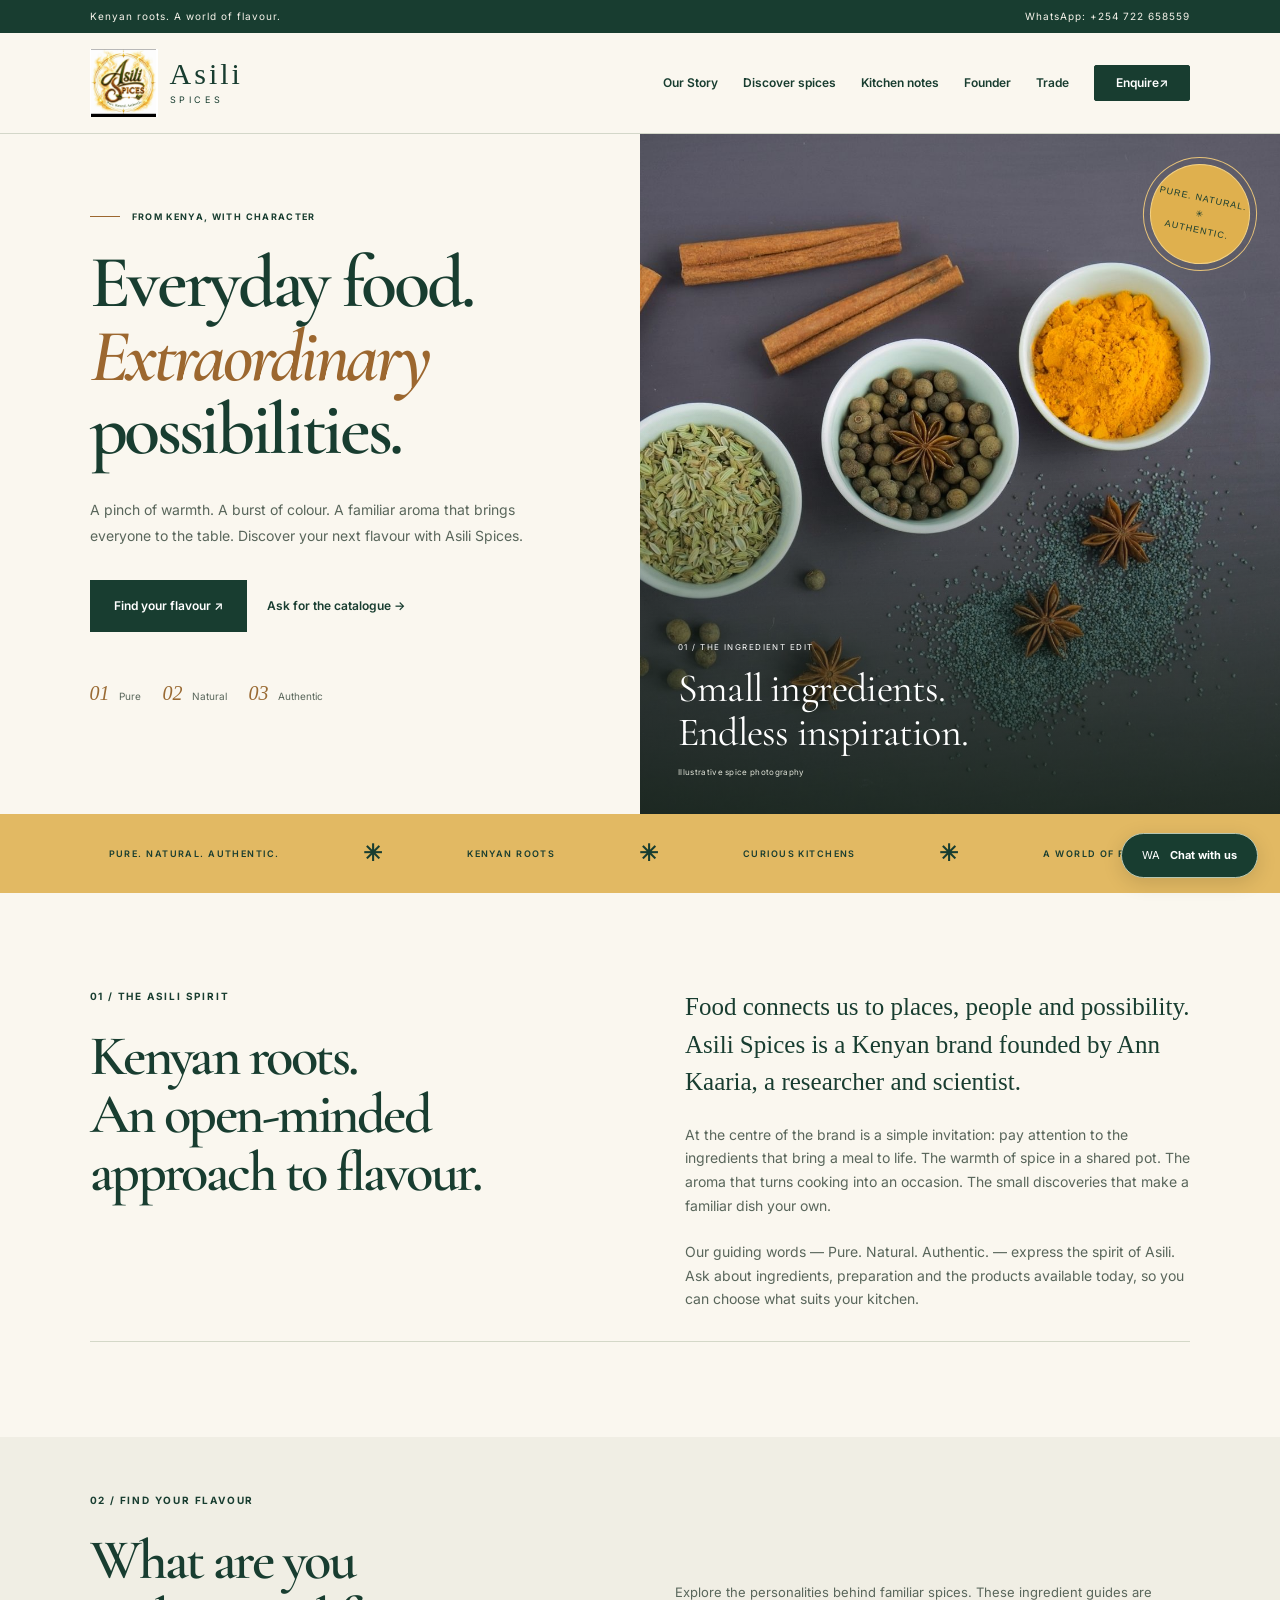
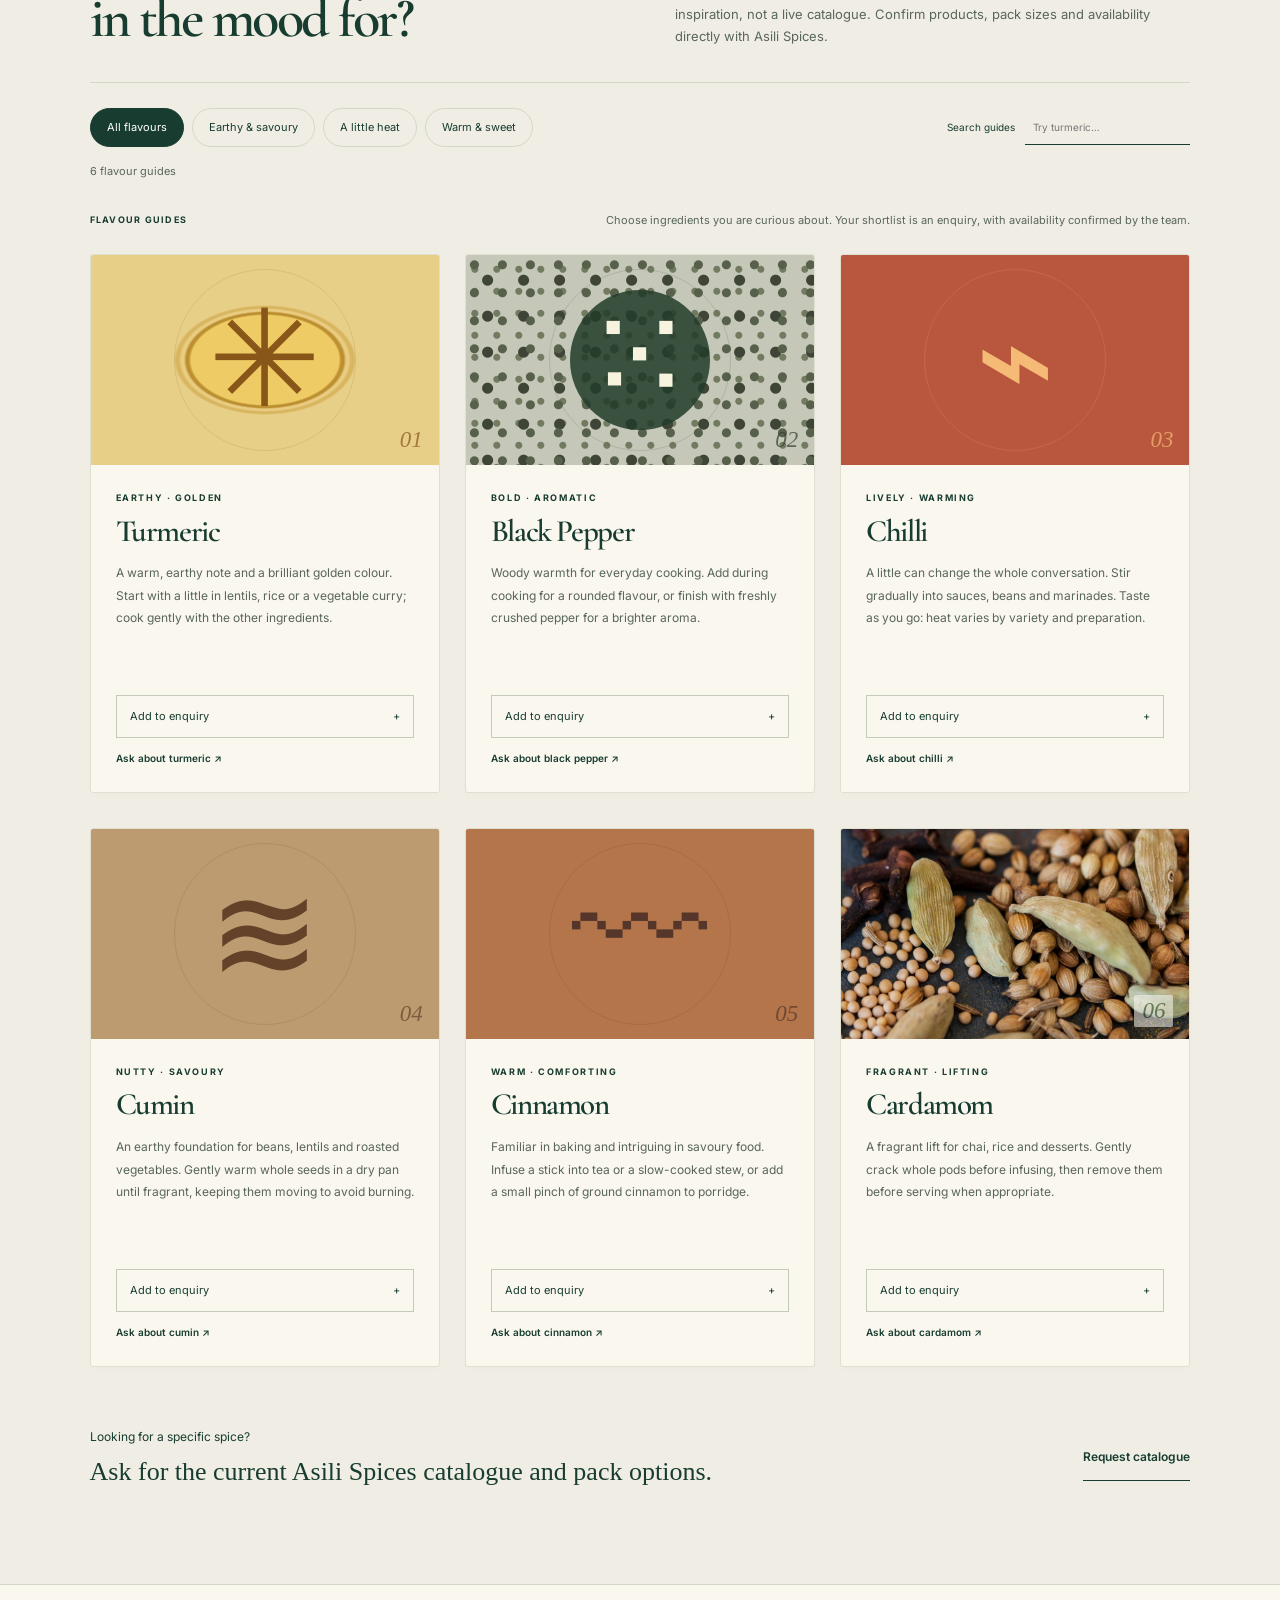
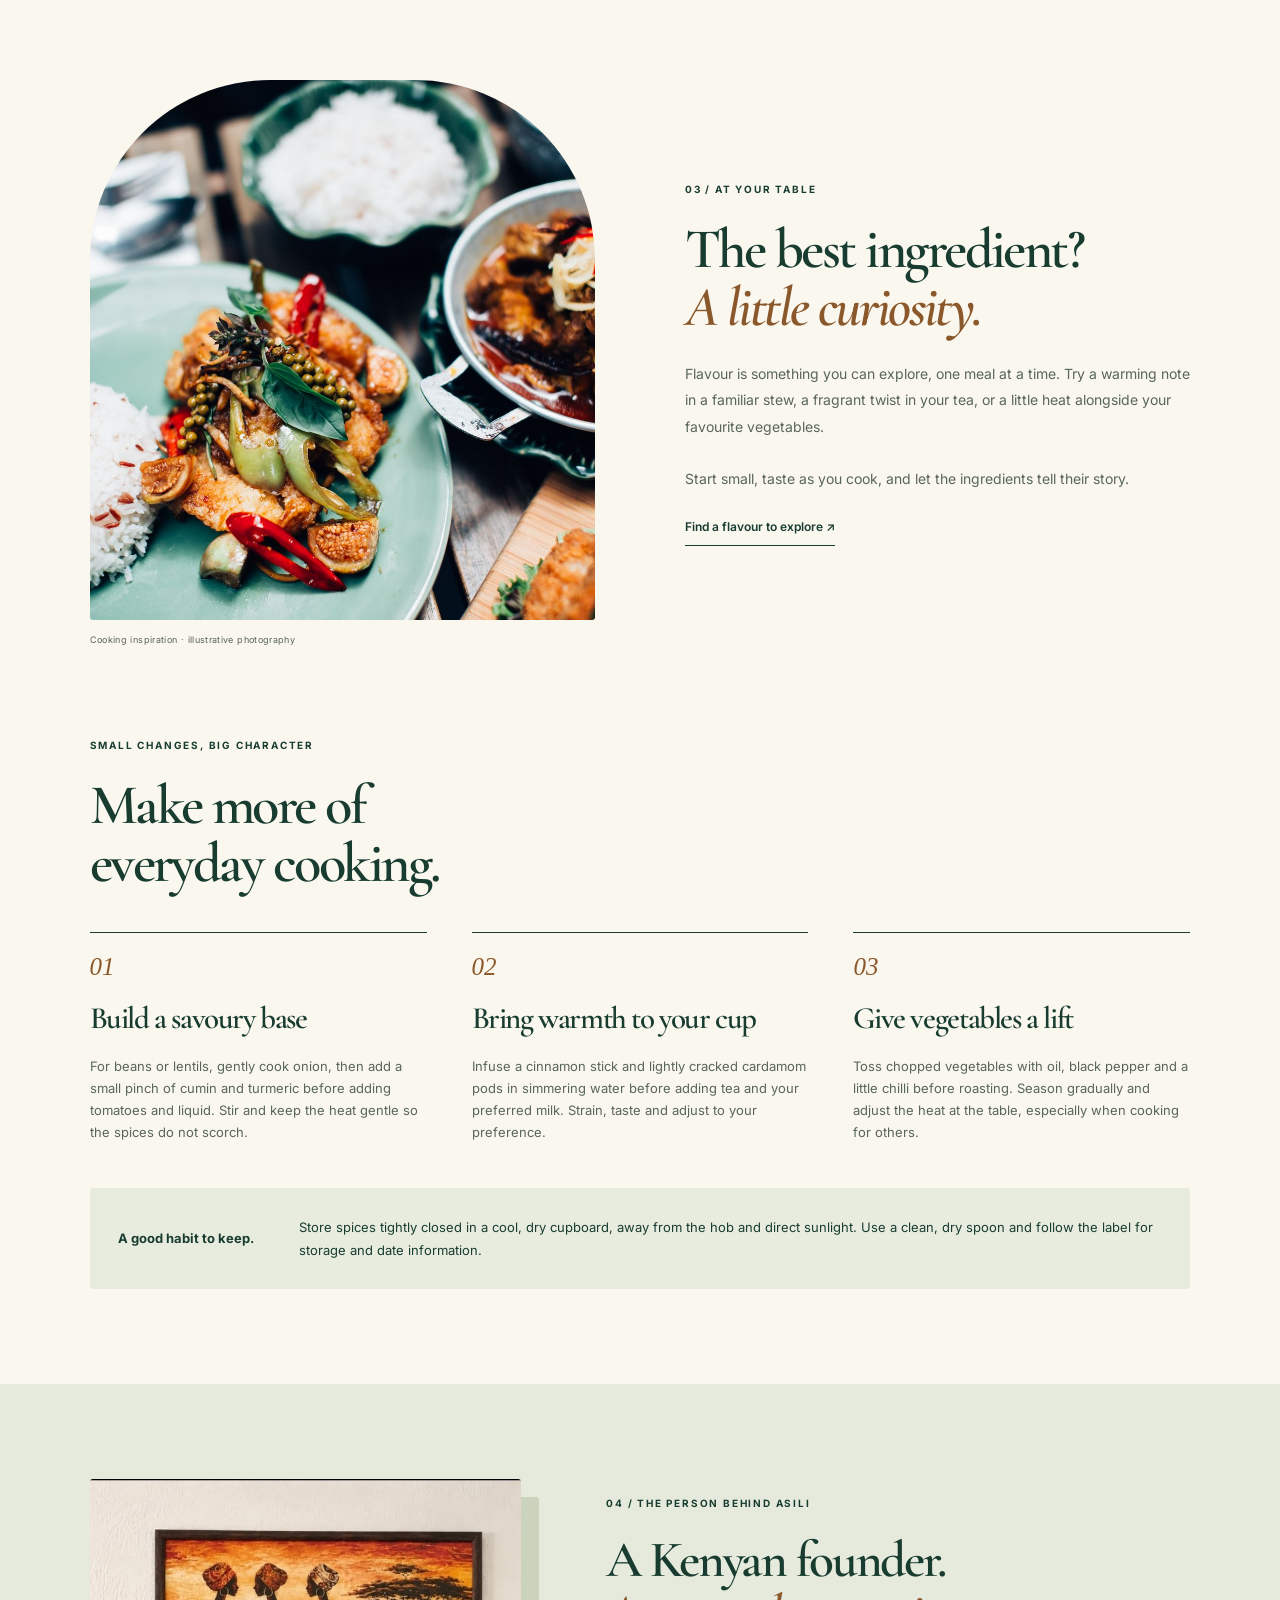
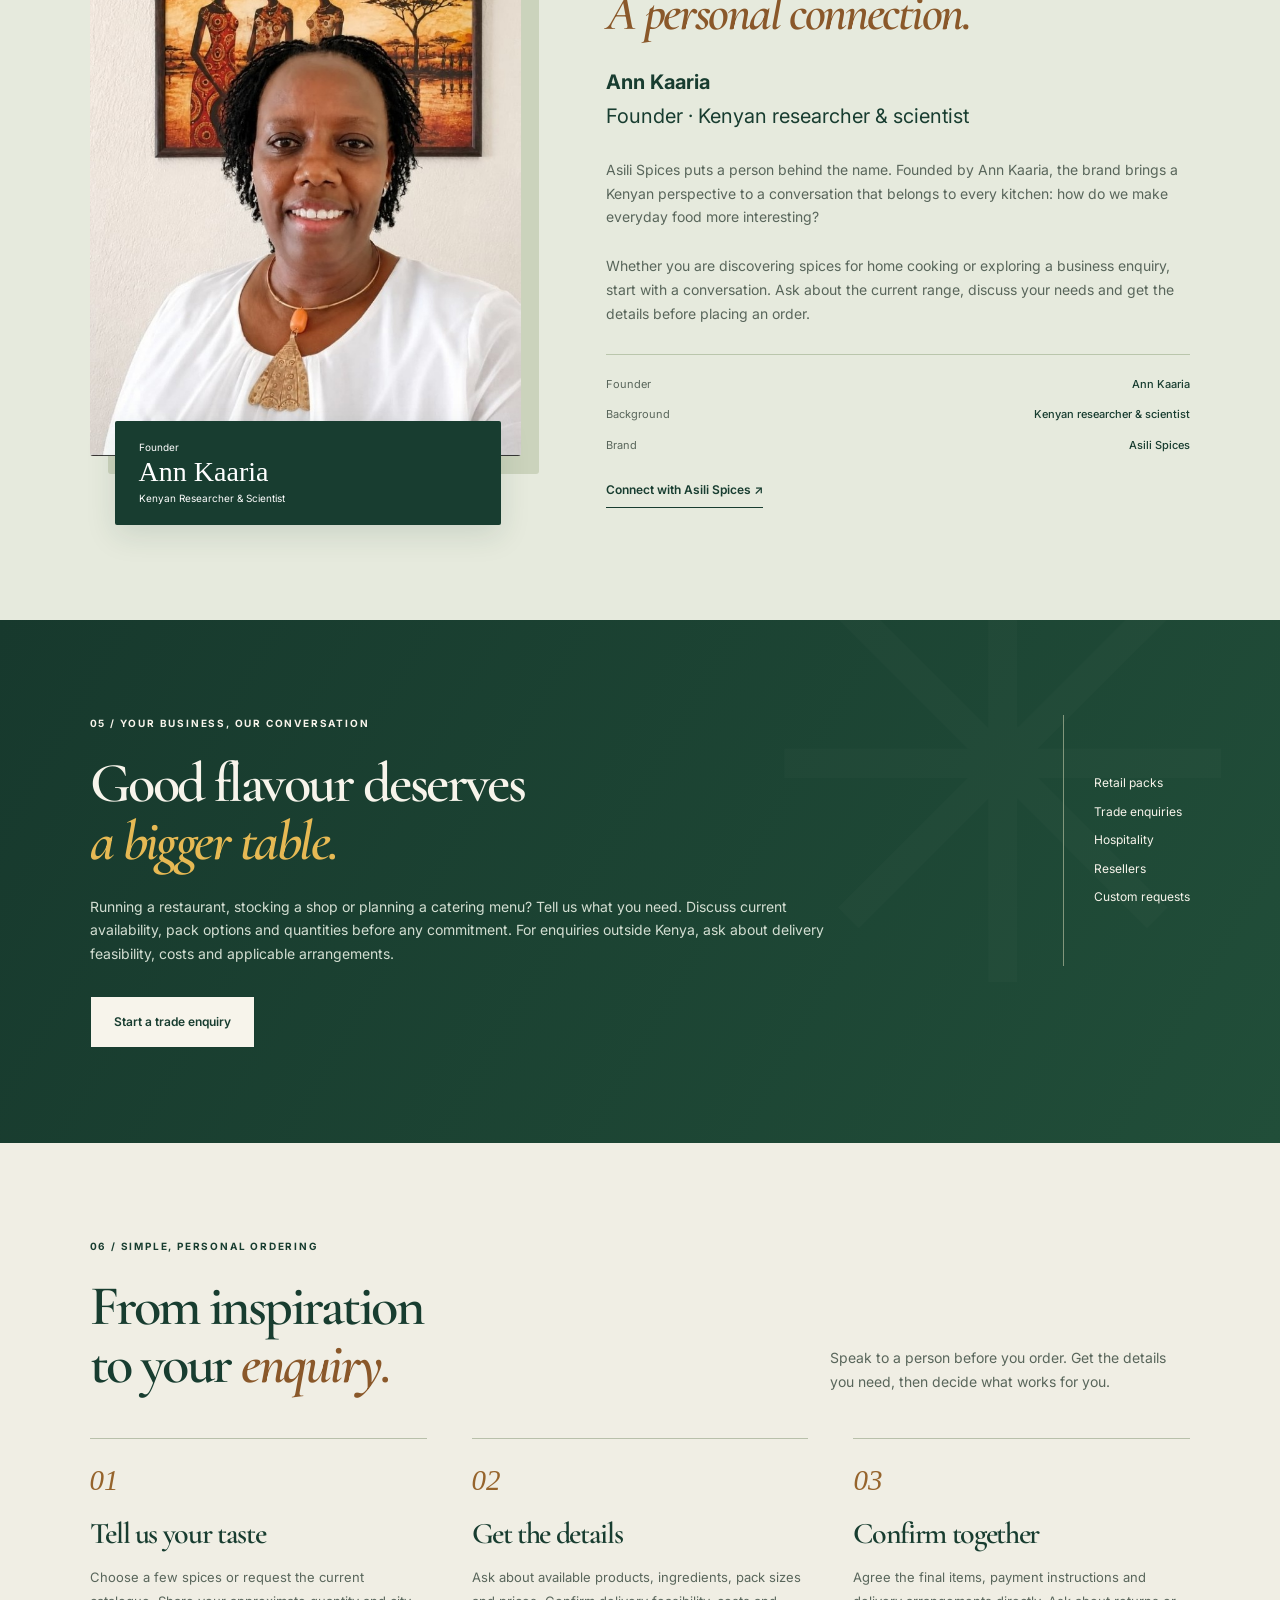
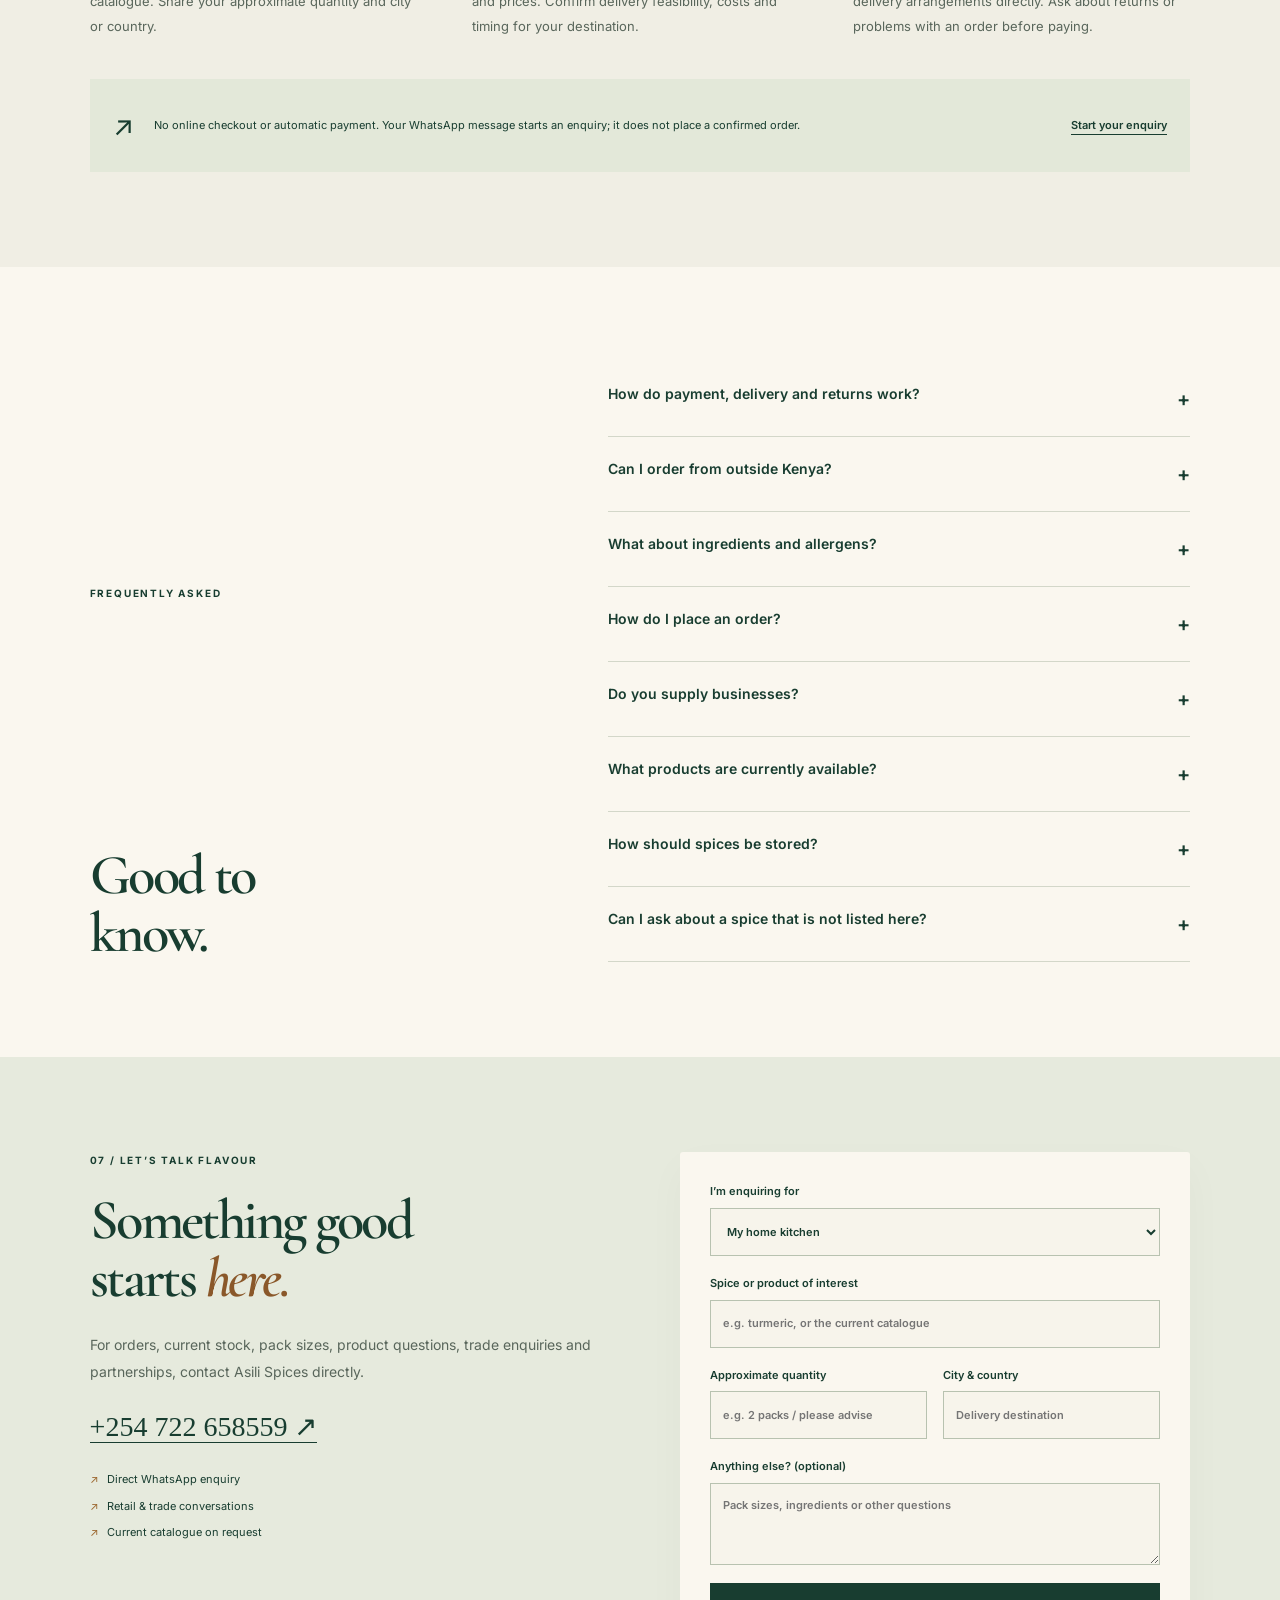
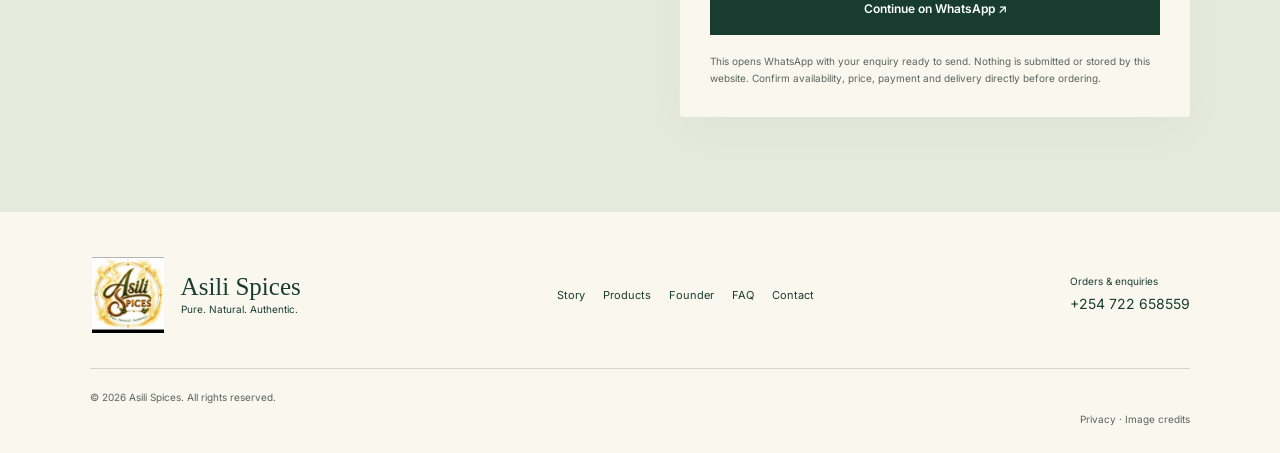
<file: index.html>
<!doctype html>
<html lang="en">
<head>
  <meta charset="utf-8">
  <meta name="viewport" content="width=device-width,initial-scale=1">
  <meta name="theme-color" content="#173b2a">
  <meta name="description" content="Asili Spices — Pure. Natural. Authentic. A Kenyan spice brand founded by Ann Kaaria. Explore flavour guides, build your spice enquiry and discuss current products, packs and delivery on WhatsApp.">
  <meta name="keywords" content="Asili Spices, spices Kenya, natural spices Kenya, Kenyan spices, spice blends, Ann Kaaria, pure natural authentic">
  <meta name="author" content="Asili Spices">
  <meta property="og:title" content="Asili Spices | Pure. Natural. Authentic.">
  <meta property="og:description" content="Natural flavour with a Kenyan heart. Discover Asili Spices, founded by Kenyan researcher and scientist Ann Kaaria.">
  <meta property="og:type" content="website">
  <meta property="og:image" content="https://asili-spices-ann-kaaria.danoty1989.chatgpt.site/assets/images/spices.jpg"><meta property="og:url" content="https://asili-spices-ann-kaaria.danoty1989.chatgpt.site/"><link rel="canonical" href="https://asili-spices-ann-kaaria.danoty1989.chatgpt.site/">
  <meta name="twitter:card" content="summary_large_image">
  <title>Asili Spices Kenya | Discover Flavour & Enquire Directly</title>
  <link rel="icon" href="assets/images/asili-spices-logo.png">
  <link rel="preconnect" href="https://fonts.googleapis.com">
  <link rel="preconnect" href="https://fonts.gstatic.com" crossorigin>
  <link href="https://fonts.googleapis.com/css2?family=Cormorant+Garamond:wght@600;700&family=Inter:wght@400;500;600;700;800&display=swap" rel="stylesheet">
  <link rel="stylesheet" href="assets/css/style.css"><link rel="stylesheet" href="assets/css/premium.css">
  <script type="application/ld+json">
  {
    "@context":"https://schema.org",
    "@type":"Organization",
    "name":"Asili Spices","url":"https://asili-spices-ann-kaaria.danoty1989.chatgpt.site/",
    "description":"A Kenyan spice brand founded by Ann Kaaria.",
    "founder":{"@type":"Person","name":"Ann Kaaria","jobTitle":"Founder, Researcher and Scientist"},
    "telephone":"+254722658559"
  }
  </script>
</head>
<body>
  <a class="skip-link" href="#main">Skip to content</a>

  <div class="topbar">
    <div class="container topbar-inner">
      <span>Kenyan roots. A world of flavour.</span>
      <a href="https://wa.me/254722658559?text=Hello%20Asili%20Spices%2C%20I%20would%20like%20to%20enquire%20about%20your%20products." target="_blank" rel="noopener">WhatsApp: +254 722 658559</a>
    </div>
  </div>

  <header class="site-header" id="top">
    <div class="container nav-wrap">
      <a class="brand" href="#top" aria-label="Asili Spices home">
        <img width="691" height="723" src="assets/images/asili-spices-logo.png" alt="Asili Spices logo">
        <span><strong>Asili</strong><small>Spices</small></span>
      </a>
      <button class="nav-toggle" aria-expanded="false" aria-controls="main-nav" aria-label="Open navigation"><span></span><span></span><span></span></button>
      <nav id="main-nav" class="main-nav" aria-label="Primary navigation">
        <a href="#story">Our Story</a>
        <a href="#range">Discover spices</a>
        <a href="#quality">Kitchen notes</a>
        <a href="#founder">Founder</a>
        <a href="#wholesale">Trade</a>
        <a class="nav-cta" href="#contact">Enquire <span aria-hidden="true">↗</span></a>
      </nav>
    </div>
  </header>

  <main id="main">
    <section class="hero">
      <div class="hero-texture" aria-hidden="true"></div>
      <div class="hero-glow hero-glow-one"></div>
      <div class="hero-glow hero-glow-two"></div>
      <div class="container hero-grid">
        <div class="hero-copy reveal">
          <p class="eyebrow light-kicker"><span class="eyebrow-line"></span> FROM KENYA, WITH CHARACTER</p>
          <h1>Everyday food.<br><em>Extraordinary</em><br>possibilities.</h1>
          <p class="hero-lead">A pinch of warmth. A burst of colour. A familiar aroma that brings everyone to the table. Discover your next flavour with Asili Spices.</p>
          <div class="hero-actions">
            <a class="btn btn-primary" href="#range">Find your flavour ↗</a>
            <a class="btn btn-ghost-light" href="https://wa.me/254722658559?text=Hello%20Asili%20Spices%2C%20please%20share%20the%20current%20catalogue%2C%20pack%20sizes%20and%20prices." target="_blank" rel="noopener">Ask for the catalogue →</a>
          </div>
          <div class="trust-row" aria-label="Brand values">
            <span><b>01</b> Pure</span><span><b>02</b> Natural</span><span><b>03</b> Authentic</span>
          </div>
        </div>
        <div class="hero-visual"><img class="hero-spices" src="assets/images/spices.jpg" width="1800" height="1200" fetchpriority="high" alt="Turmeric, cinnamon, star anise and assorted spices on a dark surface"><span class="photo-label"><span>01 / THE INGREDIENT EDIT</span><strong>Small ingredients.<br>Endless inspiration.</strong><small>Illustrative spice photography</small></span><span class="seal" aria-hidden="true">PURE. NATURAL.<br>✳<br>AUTHENTIC.</span></div>
      </div>
      <div class="hero-wave" aria-hidden="true"></div>
    </section>

    <div class="brand-ribbon" aria-label="Brand values"><span>PURE. NATURAL. AUTHENTIC.</span><span aria-hidden="true">✳</span><span>KENYAN ROOTS</span><span aria-hidden="true">✳</span><span>CURIOUS KITCHENS</span><span aria-hidden="true">✳</span><span>A WORLD OF FLAVOUR</span></div>

    <section class="section intro" id="story">
      <div class="container split">
        <div class="section-heading reveal">
          <p class="eyebrow">01 / THE ASILI SPIRIT</p>
          <h2>Kenyan roots.<br>An open-minded approach to flavour.</h2>
        </div>
        <div class="story-copy reveal"><p class="lead">Food connects us to places, people and possibility. Asili Spices is a Kenyan brand founded by Ann Kaaria, a researcher and scientist.</p><p>At the centre of the brand is a simple invitation: pay attention to the ingredients that bring a meal to life. The warmth of spice in a shared pot. The aroma that turns cooking into an occasion. The small discoveries that make a familiar dish your own.</p><p>Our guiding words — Pure. Natural. Authentic. — express the spirit of Asili. Ask about ingredients, preparation and the products available today, so you can choose what suits your kitchen.</p></div>
      </div>
      
    </section>

    <section class="section range-section" id="range">
      <div class="container">
        <div class="section-heading centered reveal">
          <p class="eyebrow">02 / FIND YOUR FLAVOUR</p>
          <h2>What are you<br>in the mood for?</h2>
          <p>Explore the personalities behind familiar spices. These ingredient guides are inspiration, not a live catalogue. Confirm products, pack sizes and availability directly with Asili Spices.</p>
        </div>
        <div class="discovery-tools"><div class="filters" role="group" aria-label="Filter spice guides"><button data-filter="all" aria-pressed="true">All flavours</button><button data-filter="earthy" aria-pressed="false">Earthy & savoury</button><button data-filter="heat" aria-pressed="false">A little heat</button><button data-filter="sweet" aria-pressed="false">Warm & sweet</button></div><label>Search guides <input type="search" id="search" placeholder="Try turmeric…"></label></div><p id="result-count" role="status" aria-live="polite"></p><div class="range-note"><span>FLAVOUR GUIDES</span><p>Choose ingredients you are curious about. Your shortlist is an enquiry, with availability confirmed by the team.</p></div><div class="product-grid"><article class="product-card" data-category="earthy" data-name="turmeric"><div class="spice-art art-0" aria-hidden="true"><span>✳</span><b>01</b></div><div class="product-body"><p class="eyebrow">Earthy · Golden</p><h3>Turmeric</h3><p>A warm, earthy note and a brilliant golden colour. Start with a little in lentils, rice or a vegetable curry; cook gently with the other ingredients.</p><div class="product-actions"><button class="shortlist-add" type="button" data-add="Turmeric" aria-pressed="false">Add to enquiry <span aria-hidden="true">+</span></button><a class="spice-link" href="#contact" data-spice="Turmeric">Ask about turmeric ↗</a></div></div></article><article class="product-card" data-category="earthy" data-name="black pepper"><div class="spice-art art-1" aria-hidden="true"><span>⁙</span><b>02</b></div><div class="product-body"><p class="eyebrow">Bold · Aromatic</p><h3>Black Pepper</h3><p>Woody warmth for everyday cooking. Add during cooking for a rounded flavour, or finish with freshly crushed pepper for a brighter aroma.</p><div class="product-actions"><button class="shortlist-add" type="button" data-add="Black Pepper" aria-pressed="false">Add to enquiry <span aria-hidden="true">+</span></button><a class="spice-link" href="#contact" data-spice="Black Pepper">Ask about black pepper ↗</a></div></div></article><article class="product-card" data-category="heat" data-name="chilli"><div class="spice-art art-2" aria-hidden="true"><span>⌁</span><b>03</b></div><div class="product-body"><p class="eyebrow">Lively · Warming</p><h3>Chilli</h3><p>A little can change the whole conversation. Stir gradually into sauces, beans and marinades. Taste as you go: heat varies by variety and preparation.</p><div class="product-actions"><button class="shortlist-add" type="button" data-add="Chilli" aria-pressed="false">Add to enquiry <span aria-hidden="true">+</span></button><a class="spice-link" href="#contact" data-spice="Chilli">Ask about chilli ↗</a></div></div></article><article class="product-card" data-category="earthy" data-name="cumin"><div class="spice-art art-3" aria-hidden="true"><span>≋</span><b>04</b></div><div class="product-body"><p class="eyebrow">Nutty · Savoury</p><h3>Cumin</h3><p>An earthy foundation for beans, lentils and roasted vegetables. Gently warm whole seeds in a dry pan until fragrant, keeping them moving to avoid burning.</p><div class="product-actions"><button class="shortlist-add" type="button" data-add="Cumin" aria-pressed="false">Add to enquiry <span aria-hidden="true">+</span></button><a class="spice-link" href="#contact" data-spice="Cumin">Ask about cumin ↗</a></div></div></article><article class="product-card" data-category="sweet" data-name="cinnamon"><div class="spice-art art-4" aria-hidden="true"><span>〰</span><b>05</b></div><div class="product-body"><p class="eyebrow">Warm · Comforting</p><h3>Cinnamon</h3><p>Familiar in baking and intriguing in savoury food. Infuse a stick into tea or a slow-cooked stew, or add a small pinch of ground cinnamon to porridge.</p><div class="product-actions"><button class="shortlist-add" type="button" data-add="Cinnamon" aria-pressed="false">Add to enquiry <span aria-hidden="true">+</span></button><a class="spice-link" href="#contact" data-spice="Cinnamon">Ask about cinnamon ↗</a></div></div></article><article class="product-card" data-category="sweet" data-name="cardamom"><div class="spice-art art-5" aria-hidden="true"><span>❧</span><b>06</b></div><div class="product-body"><p class="eyebrow">Fragrant · Lifting</p><h3>Cardamom</h3><p>A fragrant lift for chai, rice and desserts. Gently crack whole pods before infusing, then remove them before serving when appropriate.</p><div class="product-actions"><button class="shortlist-add" type="button" data-add="Cardamom" aria-pressed="false">Add to enquiry <span aria-hidden="true">+</span></button><a class="spice-link" href="#contact" data-spice="Cardamom">Ask about cardamom ↗</a></div></div></article></div><aside class="shortlist" id="shortlist" aria-label="Your spice enquiry" hidden><div><p class="eyebrow">YOUR FLAVOUR SHORTLIST</p><p id="shortlist-summary" role="status" aria-live="polite"></p></div><ul id="shortlist-items"></ul><a class="btn btn-primary" href="#contact" id="shortlist-continue">Discuss these spices ↗</a><button type="button" id="shortlist-clear">Clear selection</button></aside><p id="empty" hidden>No matching guides. Try another spice or choose all flavours.</p><div class="catalogue-cta reveal">
          <div><small>Looking for a specific spice?</small><strong>Ask for the current Asili Spices catalogue and pack options.</strong></div>
          <a class="btn btn-primary" href="https://wa.me/254722658559?text=Hello%20Asili%20Spices%2C%20please%20share%20your%20current%20product%20catalogue%20and%20pack%20sizes." target="_blank" rel="noopener">Request catalogue</a>
        </div>
      </div>
    </section>

    <section class="section kitchen" id="quality"><div class="container"><div class="kitchen-feature"><figure><img src="assets/images/kitchen-table.jpg" alt="A colourful meal of rice, vegetables and richly seasoned food" width="1000" height="1125" loading="lazy"><figcaption>Cooking inspiration · illustrative photography</figcaption></figure><div class="kitchen-feature-copy"><p class="eyebrow">03 / AT YOUR TABLE</p><h2>The best ingredient?<br><em>A little curiosity.</em></h2><p>Flavour is something you can explore, one meal at a time. Try a warming note in a familiar stew, a fragrant twist in your tea, or a little heat alongside your favourite vegetables.</p><p>Start small, taste as you cook, and let the ingredients tell their story.</p><a class="editorial-link" href="#range">Find a flavour to explore ↗</a></div></div><div class="section-heading"><p class="eyebrow">SMALL CHANGES, BIG CHARACTER</p><h2>Make more of<br>everyday cooking.</h2></div><div class="tips"><article><span>01</span><h3>Build a savoury base</h3><p>For beans or lentils, gently cook onion, then add a small pinch of cumin and turmeric before adding tomatoes and liquid. Stir and keep the heat gentle so the spices do not scorch.</p></article><article><span>02</span><h3>Bring warmth to your cup</h3><p>Infuse a cinnamon stick and lightly cracked cardamom pods in simmering water before adding tea and your preferred milk. Strain, taste and adjust to your preference.</p></article><article><span>03</span><h3>Give vegetables a lift</h3><p>Toss chopped vegetables with oil, black pepper and a little chilli before roasting. Season gradually and adjust the heat at the table, especially when cooking for others.</p></article></div><div class="storage"><strong>A good habit to keep.</strong><p>Store spices tightly closed in a cool, dry cupboard, away from the hob and direct sunlight. Use a clean, dry spoon and follow the label for storage and date information.</p></div></div></section>

    <section class="section founder" id="founder">
      <div class="container founder-grid">
        <div class="founder-photo reveal">
          <div class="founder-frame"><img width="691" height="924" loading="lazy" src="assets/images/founder.jpg" alt="Ann Kaaria, founder of Asili Spices"></div>
          <div class="photo-badge"><span>Founder</span><strong>Ann Kaaria</strong><small>Kenyan Researcher & Scientist</small></div>
        </div>
        <div class="founder-copy reveal">
          <p class="eyebrow">04 / THE PERSON BEHIND ASILI</p>
          <h2>A Kenyan founder.<br><em>A personal connection.</em></h2>
          <p class="lead"><strong>Ann Kaaria</strong><br>Founder · Kenyan researcher & scientist</p><p>Asili Spices puts a person behind the name. Founded by Ann Kaaria, the brand brings a Kenyan perspective to a conversation that belongs to every kitchen: how do we make everyday food more interesting?</p><p>Whether you are discovering spices for home cooking or exploring a business enquiry, start with a conversation. Ask about the current range, discuss your needs and get the details before placing an order.</p><div class="founder-details"><div><span>Founder</span><strong>Ann Kaaria</strong></div><div><span>Background</span><strong>Kenyan researcher & scientist</strong></div><div><span>Brand</span><strong>Asili Spices</strong></div></div><a class="editorial-link" href="https://wa.me/254722658559?text=Hello%20Asili%20Spices%2C%20I%20would%20like%20to%20learn%20more%20about%20the%20brand%20and%20current%20products.">Connect with Asili Spices ↗</a><div class="founder-signoff"><span>ANN KAARIA</span><small>Founder, Asili Spices</small></div>
        </div>
      </div>
    </section>

    

    <section class="section wholesale" id="wholesale">
      <div class="container wholesale-wrap reveal">
        <div>
          <p class="eyebrow light-kicker">05 / YOUR BUSINESS, OUR CONVERSATION</p>
          <h2>Good flavour deserves<br><em>a bigger table.</em></h2>
          <p>Running a restaurant, stocking a shop or planning a catering menu? Tell us what you need. Discuss current availability, pack options and quantities before any commitment. For enquiries outside Kenya, ask about delivery feasibility, costs and applicable arrangements.</p>
        </div>
        <div class="wholesale-points">
          <span>Retail packs</span><span>Trade enquiries</span><span>Hospitality</span><span>Resellers</span><span>Custom requests</span>
        </div>
        <a class="btn btn-white" href="https://wa.me/254722658559?text=Hello%20Asili%20Spices%2C%20I%20have%20a%20retail%20or%20wholesale%20enquiry." target="_blank" rel="noopener">Start a trade enquiry</a>
      </div>
    </section>

    <section class="section ordering" id="ordering"><div class="container"><div class="order-heading"><div><p class="eyebrow">06 / SIMPLE, PERSONAL ORDERING</p><h2>From inspiration<br>to your <em>enquiry.</em></h2></div><p>Speak to a person before you order. Get the details you need, then decide what works for you.</p></div><ol class="order-steps"><li><span>01</span><h3>Tell us your taste</h3><p>Choose a few spices or request the current catalogue. Share your approximate quantity and city or country.</p></li><li><span>02</span><h3>Get the details</h3><p>Ask about available products, ingredients, pack sizes and prices. Confirm delivery feasibility, costs and timing for your destination.</p></li><li><span>03</span><h3>Confirm together</h3><p>Agree the final items, payment instructions and delivery arrangements directly. Ask about returns or problems with an order before paying.</p></li></ol><div class="order-note"><span aria-hidden="true">↗</span><p>No online checkout or automatic payment. Your WhatsApp message starts an enquiry; it does not place a confirmed order.</p><a href="#contact">Start your enquiry</a></div></div></section><section class="section faq" id="faq">
      <div class="container narrow">
        <div class="section-heading centered reveal"><p class="eyebrow">Frequently asked</p><h2>Good to know.</h2></div>
        <div class="accordion reveal"><details><summary>How do payment, delivery and returns work?</summary><p>Ask the team to confirm the applicable payment instructions, delivery area, cost, expected timing and returns arrangements for your order. These details are agreed directly; no fixed policy or delivery promise is published here.</p></details><details><summary>Can I order from outside Kenya?</summary><p>Enquiries are welcome from anywhere. Delivery destinations, costs, lead times and any import requirements must be discussed and confirmed before an order is accepted.</p></details><details><summary>What about ingredients and allergens?</summary><p>Ask for the specific product’s ingredient and allergen information before purchasing. Do not assume a spice or blend is free from a particular allergen or suitable for your dietary needs.</p></details>
          <details><summary>How do I place an order?</summary><p>Call or WhatsApp Asili Spices on <a href="tel:+254722658559">+254 722 658559</a>. We can confirm current products, pack sizes, availability and ordering details.</p></details>
          <details><summary>Do you supply businesses?</summary><p>Trade enquiries are welcome from retailers, restaurants, caterers, hospitality businesses, institutions and resellers. Availability and terms can be discussed directly.</p></details>
          <details><summary>What products are currently available?</summary><p>The range may evolve over time. WhatsApp us for the most current catalogue rather than relying on an old product list.</p></details>
          <details><summary>How should spices be stored?</summary><p>Keep spices tightly sealed, dry and away from direct sunlight or strong heat. Use clean, dry utensils when scooping to help preserve aroma and quality.</p></details>
          <details><summary>Can I ask about a spice that is not listed here?</summary><p>Yes. The website highlights representative categories, not a fixed inventory. Contact us with the exact spice or blend you need.</p></details>
        </div>
      </div>
    </section>

    <section class="section contact" id="contact">
      <div class="container contact-grid">
        <div class="contact-copy reveal">
          <p class="eyebrow">07 / LET’S TALK FLAVOUR</p>
          <h2>Something good<br>starts <em>here.</em></h2>
          <p>For orders, current stock, pack sizes, product questions, trade enquiries and partnerships, contact Asili Spices directly.</p>
          <p><a class="phone" href="tel:+254722658559">+254 722 658559 ↗</a></p><div class="contact-highlights"><span>Direct WhatsApp enquiry</span><span>Retail & trade conversations</span><span>Current catalogue on request</span></div>
        </div>
        <form id="enquiry" class="contact-card"><label>I’m enquiring for<select id="purpose"><option>My home kitchen</option><option>A restaurant or catering business</option><option>A shop or resale business</option><option>Another enquiry</option></select></label><label>Spice or product of interest<input id="product" required maxlength="200" placeholder="e.g. turmeric, or the current catalogue"></label><div class="form-row"><label>Approximate quantity<input id="quantity" maxlength="100" placeholder="e.g. 2 packs / please advise"></label><label>City & country<input id="destination" required maxlength="100" placeholder="Delivery destination"></label></div><label>Anything else? (optional)<textarea id="message" rows="3" maxlength="1000" placeholder="Pack sizes, ingredients or other questions"></textarea></label><button class="btn btn-primary" type="submit">Continue on WhatsApp ↗</button><p class="privacy-note">This opens WhatsApp with your enquiry ready to send. Nothing is submitted or stored by this website. Confirm availability, price, payment and delivery directly before ordering.</p></form>
      </div>
    </section>
  </main>

  <footer class="footer">
    <div class="container footer-main">
      <div class="footer-brand"><img width="691" height="723" src="assets/images/asili-spices-logo.png" alt=""><div><strong>Asili Spices</strong><span>Pure. Natural. Authentic.</span></div></div>
      <div class="footer-links"><a href="#story">Story</a><a href="#range">Products</a><a href="#founder">Founder</a><a href="#faq">FAQ</a><a href="#contact">Contact</a></div>
      <div class="footer-contact"><span>Orders & enquiries</span><a href="tel:+254722658559">+254 722 658559</a></div>
    </div>
    <div class="container footer-bottom"><p>© <span id="year"></span> Asili Spices. All rights reserved.</p><p><a href="privacy.html">Privacy</a> · <a href="credits.html">Image credits</a></p></div>
  </footer>

  <a class="floating-wa" href="https://wa.me/254722658559?text=Hello%20Asili%20Spices%2C%20I%20would%20like%20to%20enquire%20about%20your%20products." target="_blank" rel="noopener" aria-label="Chat with Asili Spices on WhatsApp"><span>WA</span><b>Chat with us</b></a>

  <script src="assets/js/config.js"></script>
  <script src="assets/js/main.js"></script><script src="assets/js/premium.js"></script>
</body>
</html>
</file>
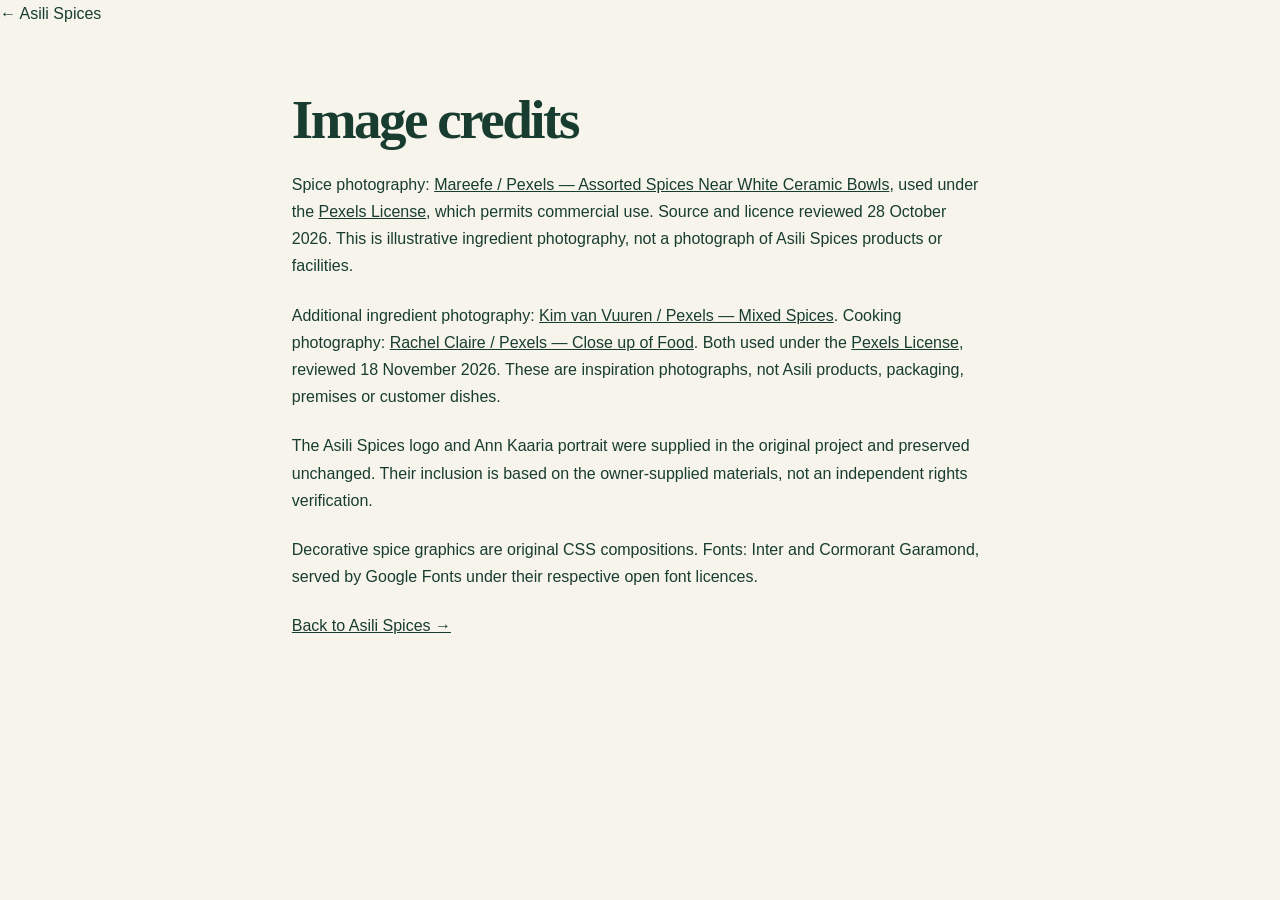
<file: credits.html>
<!doctype html><html lang="en"><head><meta charset="utf-8"><meta name="viewport" content="width=device-width,initial-scale=1"><title>Image credits | Asili Spices</title><link rel="stylesheet" href="assets/css/style.css"></head><body><header><a class="brand" href="index.html">← Asili Spices</a></header><main class="section legal"><h1>Image credits</h1><p>Spice photography: <a href="https://www.pexels.com/photo/assorted-spices-near-white-ceramic-bowls-678414/">Mareefe / Pexels — Assorted Spices Near White Ceramic Bowls</a>, used under the <a href="https://www.pexels.com/license/">Pexels License</a>, which permits commercial use. Source and licence reviewed 28 October 2026. This is illustrative ingredient photography, not a photograph of Asili Spices products or facilities.</p><p>Additional ingredient photography: <a href="https://www.pexels.com/photo/mixed-spices-3040873/">Kim van Vuuren / Pexels — Mixed Spices</a>. Cooking photography: <a href="https://www.pexels.com/photo/close-up-of-food-5531297/">Rachel Claire / Pexels — Close up of Food</a>. Both used under the <a href="https://www.pexels.com/license/">Pexels License</a>, reviewed 18 November 2026. These are inspiration photographs, not Asili products, packaging, premises or customer dishes.</p><p>The Asili Spices logo and Ann Kaaria portrait were supplied in the original project and preserved unchanged. Their inclusion is based on the owner-supplied materials, not an independent rights verification.</p><p>Decorative spice graphics are original CSS compositions. Fonts: Inter and Cormorant Garamond, served by Google Fonts under their respective open font licences.</p><p><a href="index.html">Back to Asili Spices →</a></p></main></body></html>
</file>
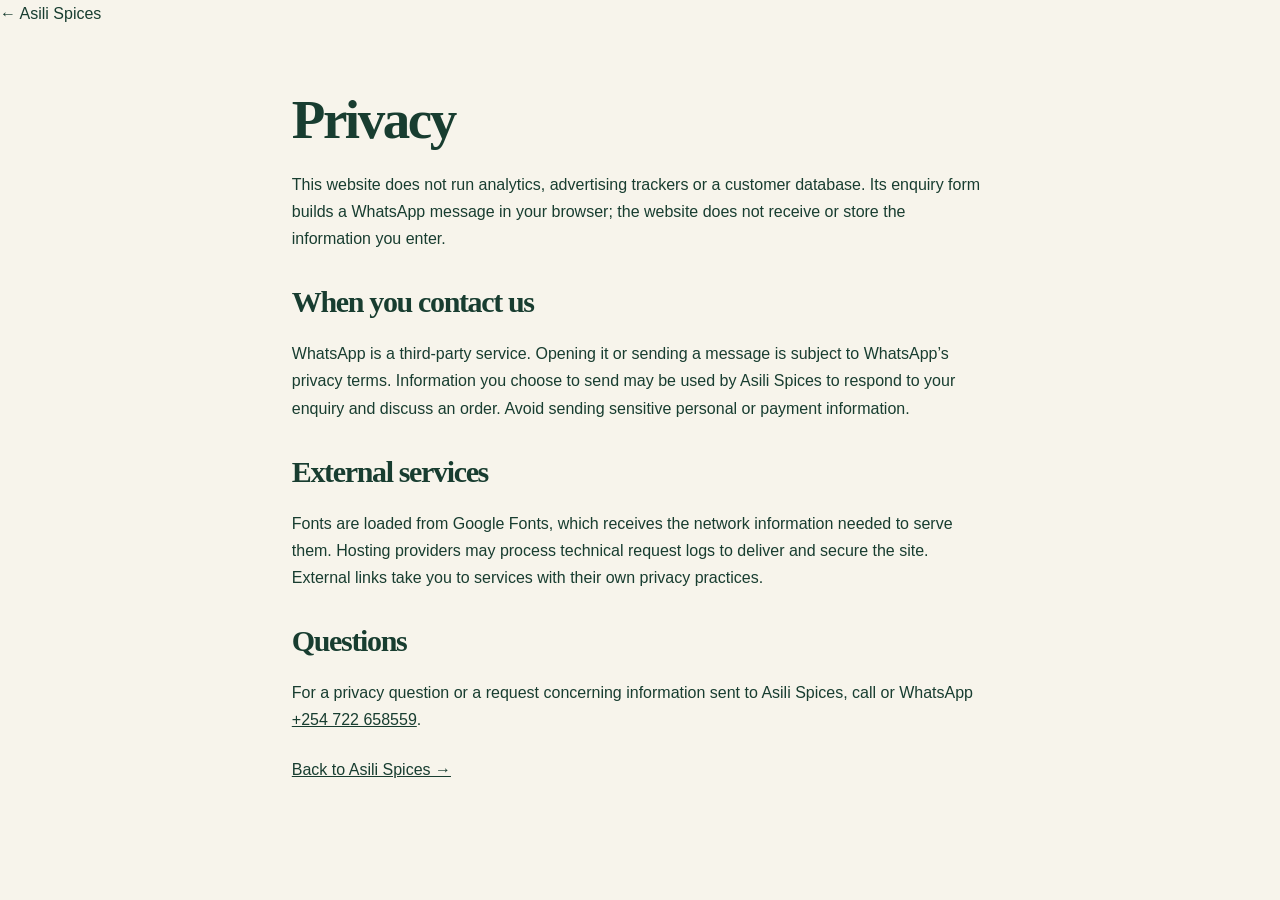
<file: privacy.html>
<!doctype html><html lang="en"><head><meta charset="utf-8"><meta name="viewport" content="width=device-width,initial-scale=1"><title>Privacy | Asili Spices</title><link rel="stylesheet" href="assets/css/style.css"></head><body><header><a class="brand" href="index.html">← Asili Spices</a></header><main class="section legal"><h1>Privacy</h1><p>This website does not run analytics, advertising trackers or a customer database. Its enquiry form builds a WhatsApp message in your browser; the website does not receive or store the information you enter.</p><h2>When you contact us</h2><p>WhatsApp is a third-party service. Opening it or sending a message is subject to WhatsApp’s privacy terms. Information you choose to send may be used by Asili Spices to respond to your enquiry and discuss an order. Avoid sending sensitive personal or payment information.</p><h2>External services</h2><p>Fonts are loaded from Google Fonts, which receives the network information needed to serve them. Hosting providers may process technical request logs to deliver and secure the site. External links take you to services with their own privacy practices.</p><h2>Questions</h2><p>For a privacy question or a request concerning information sent to Asili Spices, call or WhatsApp <a href="tel:+254722658559">+254 722 658559</a>.</p><p><a href="index.html">Back to Asili Spices →</a></p></main></body></html>
</file>
<file: assets/css/style.css>
*{box-sizing:border-box}html{scroll-behavior:smooth;scroll-padding-top:100px}:root{--green:#183d30;--cream:#f7f4eb;--muted:#59665b;--line:#d3d7c9}body{margin:0;background:var(--cream);color:var(--green);font:16px/1.7 Inter,Arial,sans-serif}a{color:inherit;text-decoration:none}button,input,select,textarea{font:inherit}button{cursor:pointer}img{display:block;max-width:100%}h1,h2,h3,p{margin:0}h1,h2,h3{font-family:'Cormorant Garamond',Georgia,serif;font-weight:600;letter-spacing:-.045em;line-height:1.03}h1{font-size:clamp(60px,6.2vw,94px)}h2{font-size:clamp(40px,4.4vw,66px)}h3{font-size:31px}em{color:#8a582a;font-weight:600}p+p{margin-top:22px}a:focus-visible,button:focus-visible,input:focus-visible,select:focus-visible,textarea:focus-visible,summary:focus-visible{outline:3px solid #b56c24;outline-offset:5px}.container{width:86%;max-width:1320px;margin:auto}.section{padding:95px 0}.eyebrow{font-size:10px;letter-spacing:.18em;text-transform:uppercase;font-weight:700;margin-bottom:22px}.topbar{background:var(--green);color:var(--cream);font-size:10px;letter-spacing:.1em;padding:8px 0}.topbar-inner{display:flex;justify-content:space-between}.site-header{background:var(--cream);position:sticky;top:0;z-index:30;border-bottom:1px solid var(--line)}.nav-wrap{display:flex;align-items:center;justify-content:space-between;padding:13px 0}.brand{display:flex;gap:12px;align-items:center}.brand img{width:62px;height:62px;object-fit:contain;background:white}.brand strong{font:30px/1 Georgia;letter-spacing:.1em}.brand small{display:block;text-transform:uppercase;font-size:9px;letter-spacing:.4em}.main-nav{display:flex;align-items:center;gap:25px;font-size:12px;font-weight:600}.main-nav a:hover{text-decoration:underline;text-underline-offset:6px}.nav-cta,.btn{background:var(--green);color:white;border:1px solid var(--green);padding:15px 23px;display:inline-flex;align-items:center;justify-content:center;font-size:12px;font-weight:600;transition:background .2s,transform .2s}.nav-cta{padding:10px 18px}.btn:hover{background:#2e5742;transform:translateY(-2px)}.btn-ghost-light{background:transparent;color:var(--green);border:0;padding-left:0}.nav-toggle{display:none}.hero-grid{width:100%;max-width:none;display:grid;grid-template-columns:1fr 1fr}.hero-copy{padding:70px 12% 45px 14%}.hero-lead{font-size:15px;color:var(--muted);margin-top:25px;max-width:440px}.hero-actions{display:flex;gap:20px;align-items:center;margin-top:30px;flex-wrap:wrap}.trust-row{display:flex;gap:22px;font-size:10px;margin-top:50px;color:var(--muted)}.trust-row b{font:italic 20px Georgia;color:#9a6b34;margin-right:6px}.hero-visual{position:relative;min-height:660px;background:#312b22;overflow:hidden}.hero-spices{height:100%;width:100%;object-fit:cover;position:absolute;inset:0;object-position:55% center}.photo-label{position:absolute;bottom:30px;left:30px;color:white;font-size:9px;letter-spacing:.15em;background:#18241c88;padding:8px 12px}.seal{position:absolute;right:30px;top:30px;width:110px;height:110px;border-radius:50%;background:#dfb04e;display:flex;align-items:center;justify-content:center;text-align:center;font:11px/1.5 Arial;letter-spacing:.12em;transform:rotate(12deg)}.proof-strip{background:#e6b954;padding:23px 0}.proof-grid{display:grid;grid-template-columns:repeat(4,1fr);gap:30px}.proof-grid>div{display:flex;gap:12px;align-items:center}.proof-grid strong{font:25px Georgia}.proof-grid span{font-size:10px;max-width:140px;line-height:1.5}.split{display:grid;grid-template-columns:1fr 1fr;gap:90px}.story-copy{color:var(--muted)}.story-copy .lead{color:var(--green);font:25px/1.5 Georgia}.intro{background:#e8ecdf}.section-heading{max-width:720px}.section-heading.centered{max-width:none;text-align:left}.section-heading>p:last-child:not(.eyebrow){color:var(--muted);font-size:14px;max-width:650px;margin-top:25px}.discovery-tools{display:flex;justify-content:space-between;align-items:center;gap:25px;border-top:1px solid var(--line);margin-top:35px;padding-top:25px}.filters{display:flex;gap:8px;flex-wrap:wrap}.filters button{background:transparent;color:var(--green);border:1px solid var(--line);padding:9px 16px;border-radius:30px;font-size:11px}.filters button[aria-pressed=true]{background:var(--green);color:white;border-color:var(--green)}.discovery-tools>label{font-size:10px;display:flex;align-items:center;gap:10px}.discovery-tools input{width:165px;padding:8px;border:0;border-bottom:1px solid var(--green);background:transparent;color:var(--green)}#result-count{font-size:11px;color:var(--muted);margin:15px 0}.product-grid{display:grid;grid-template-columns:repeat(3,1fr);gap:35px 28px}.product-card{border-bottom:1px solid var(--line);padding-bottom:25px}.product-card[hidden]{display:none}.spice-art{height:180px;position:relative;display:grid;place-items:center;overflow:hidden}.spice-art span{font:150px/1 Georgia;transition:transform .5s}.product-card:hover .spice-art span{transform:rotate(15deg) scale(1.1)}.spice-art b{position:absolute;bottom:12px;right:16px;font:italic 23px Georgia;opacity:.7}.art-0{background:#e8c35b;color:#895619}.art-1{background:#c5c7b8;color:#333d30}.art-2{background:#b9573e;color:#f5ba75}.art-3{background:#bc9b70;color:#644229}.art-4{background:#b4754a;color:#56362b}.art-5{background:#b7c09a;color:#4c6240}.product-body{padding-top:24px}.product-body .eyebrow{font-size:9px;margin-bottom:10px}.product-body>p:not(.eyebrow){font-size:13px;color:var(--muted);margin-top:15px;min-height:100px}.spice-link{font-size:12px;font-weight:600;display:inline-block;margin-top:20px}.spice-link:hover{text-decoration:underline}.catalogue-cta{display:flex;justify-content:space-between;align-items:center;gap:35px;padding:35px 0;border-bottom:1px solid var(--line);margin-top:25px}.catalogue-cta small{display:block;font-size:12px;margin-bottom:10px}.catalogue-cta strong{font:26px Georgia}.catalogue-cta .btn{flex-shrink:0}.tips{display:grid;grid-template-columns:repeat(3,1fr);gap:45px;margin-top:40px}.tips article{border-top:1px solid var(--green);padding-top:20px}.tips span{font:italic 25px Georgia;color:#8a582a}.tips h3{margin:20px 0}.tips p{font-size:14px;color:var(--muted)}.kitchen{border-top:1px solid var(--line)}.storage{display:flex;align-items:center;gap:45px;padding:28px;background:#e8ecdf;margin-top:45px}.storage strong{font-size:13px;white-space:nowrap}.storage p{font-size:13px}.founder{background:#ece5d8}.founder-grid{display:grid;grid-template-columns:.85fr 1fr;gap:100px;align-items:center}.founder-photo{position:relative;max-width:440px}.founder-frame{padding:15px;border:1px solid #bcb5a5}.founder-frame img{width:100%;height:auto}.photo-badge{background:var(--green);color:white;padding:20px 25px;position:relative;margin:-20px 0 0 35px}.photo-badge span,.photo-badge small{display:block;font-size:10px}.photo-badge strong{font:28px Georgia}.founder-copy p:not(.eyebrow){margin-top:25px;color:var(--muted);font-size:14px}.founder-copy .lead{font-size:20px!important;color:var(--green)!important}.founder-signoff{margin-top:30px}.founder-signoff span,.founder-signoff small{display:block;font-size:10px;letter-spacing:.1em}.wholesale{background:var(--green);color:var(--cream)}.wholesale-wrap{display:grid;grid-template-columns:1fr auto;gap:30px 65px}.wholesale-wrap>div:first-child{max-width:750px}.wholesale h2 em{color:#e6b954}.wholesale p:not(.eyebrow){margin-top:25px;color:#d3ded2;font-size:14px}.wholesale-points{display:flex;flex-direction:column;gap:8px;justify-content:center;font-size:12px}.wholesale .btn{background:var(--cream);color:var(--green);justify-self:start}.faq .narrow{display:grid;grid-template-columns:1fr 1.3fr;gap:70px}.accordion details{border-bottom:1px solid var(--line);padding:20px 0}.accordion summary{cursor:pointer;font-size:14px;font-weight:600;list-style:none;display:flex;justify-content:space-between;gap:20px}.accordion summary:after{content:'+';font-size:20px}.accordion details[open] summary:after{content:'−'}.accordion p{font-size:13px;color:var(--muted);margin-top:18px}.contact{background:#e8ecdf}.contact-grid{display:grid;grid-template-columns:1fr 1fr;gap:80px}.contact-copy>p:not(.eyebrow){font-size:14px;color:var(--muted);margin-top:25px}.phone{font:26px Georgia;color:var(--green);border-bottom:1px solid var(--green)}.contact-highlights{display:flex;flex-direction:column;gap:8px;font-size:11px;margin-top:25px}.contact-card{display:flex;flex-direction:column;gap:18px}.contact-card label{display:flex;flex-direction:column;gap:7px;font-size:11px;font-weight:600}.contact-card input,.contact-card select,.contact-card textarea{width:100%;border:1px solid #b8c2b0;background:var(--cream);padding:12px;color:var(--green);min-height:48px;border-radius:0}.contact-card textarea{resize:vertical}.form-row{display:grid;grid-template-columns:1fr 1fr;gap:16px}.privacy-note{font-size:10px;color:var(--muted)}.footer{padding:45px 0 25px}.footer-main{display:flex;justify-content:space-between;align-items:center;gap:35px;padding-bottom:35px}.footer-brand{display:flex;gap:15px;align-items:center}.footer-brand img{width:65px;height:65px;object-fit:contain}.footer-brand strong,.footer-brand span,.footer-contact span{display:block}.footer-brand strong{font:25px Georgia}.footer-brand span,.footer-contact span{font-size:10px}.footer-contact a{font-size:14px}.footer-links{display:flex;gap:18px;font-size:11px}.footer-bottom{border-top:1px solid var(--line);padding-top:20px;display:flex;justify-content:space-between;font-size:10px;color:var(--muted)}.floating-wa{position:fixed;right:22px;bottom:22px;background:var(--green);color:white;border:1px solid #b6c5b0;padding:10px 18px;border-radius:40px;z-index:20;box-shadow:0 5px 20px #0002;font-size:11px;display:flex;gap:10px}.skip-link{position:absolute;top:-100px;left:10px;z-index:100;padding:15px;background:white}.skip-link:focus{top:10px}.legal{max-width:850px;margin:auto;padding:65px 6%;min-height:80vh}.legal h1{font-size:55px}.legal h2{font-size:30px;margin-top:35px}.legal p{margin-top:22px}.legal a{text-decoration:underline}@media(max-width:1050px){.main-nav{gap:15px}.hero-copy{padding:50px 9% 40px 14%}.hero-visual{min-height:600px}.discovery-tools{flex-direction:column;align-items:flex-start}.founder-grid{gap:50px}.section{padding:75px 0}.contact-grid{gap:40px}.product-body>p:not(.eyebrow){min-height:135px}.footer-links{flex-wrap:wrap}.proof-grid>div{display:block}.split{gap:45px}}@media(max-width:760px){.container{width:88%}.topbar{font-size:8px;letter-spacing:0}.brand img{width:48px;height:48px}.brand strong{font-size:25px}.nav-toggle{display:flex;flex-direction:column;gap:4px;background:transparent;border:1px solid var(--line);padding:12px}.nav-toggle span{display:block;width:21px;height:2px;background:var(--green)}.main-nav{display:none;position:absolute;top:100%;left:0;right:0;background:var(--cream);padding:25px 6%;align-items:stretch;border-bottom:1px solid var(--line)}.main-nav.open{display:flex;flex-direction:column;gap:20px}.hero-grid{grid-template-columns:1fr}.hero-copy{padding:45px 6% 35px}h1{font-size:64px}h2{font-size:46px}.hero-visual{min-height:0;height:350px}.hero-foot{margin-top:30px}.trust-row{margin-top:30px}.hero-actions{gap:10px}.hero-actions .btn{font-size:11px;padding:13px 18px}.proof-grid{grid-template-columns:repeat(4,1fr);gap:12px}.proof-grid strong{font-size:20px}.proof-grid span{display:none}.section{padding:60px 0}.split,.founder-grid,.contact-grid,.faq .narrow{grid-template-columns:1fr;gap:35px}.product-grid{grid-template-columns:repeat(2,1fr);gap:25px 16px}.spice-art{height:140px}.spice-art span{font-size:115px}.product-body>p:not(.eyebrow){min-height:0;font-size:12px}.product-body h3{font-size:29px}.spice-link{font-size:10px}.filters{gap:6px}.filters button{font-size:10px;padding:8px 12px}.catalogue-cta{display:block}.catalogue-cta .btn{margin-top:25px}.catalogue-cta strong{font-size:24px}.tips{grid-template-columns:1fr;gap:30px}.tips h3{margin:12px 0}.storage{display:block;padding:23px}.storage p{margin-top:15px}.founder-photo{max-width:360px}.wholesale-wrap{grid-template-columns:1fr}.wholesale-points{flex-direction:row;flex-wrap:wrap;justify-content:flex-start;gap:10px 20px}.footer-main{flex-wrap:wrap;align-items:flex-start}.footer-links{width:100%;order:3}.footer-bottom{gap:15px;flex-direction:column;padding-bottom:45px}.footer-bottom p+p{margin-top:0}.floating-wa{font-size:10px;bottom:15px;right:15px}.form-row{gap:10px}}@media(prefers-reduced-motion:reduce){html{scroll-behavior:auto}*,*:before,*:after{animation:none!important;transition:none!important}}@media(prefers-reduced-motion:no-preference){.hero-copy{animation:appear .8s ease-out}@keyframes appear{from{opacity:0;transform:translateY(15px)}to{opacity:1;transform:none}}}
</file>
<file: assets/css/premium.css>
/* Editorial styling, photography and enquiry shortlist. */
:root{--gold:#d6a94f;--ink:#17392d}body{background:#faf7ef}.site-header{background:#faf7eff5;backdrop-filter:blur(14px)}.nav-wrap{padding:16px 0}.brand img{width:68px;height:68px}.nav-cta{border-radius:2px;padding:12px 21px}.hero-copy{padding-top:75px;padding-bottom:55px}.hero h1{font-size:clamp(56px,5.8vw,88px);line-height:.99;letter-spacing:-.045em}.hero h1 em{color:#9c672f}.hero .eyebrow{display:flex;align-items:center;gap:12px;font-size:9px;letter-spacing:.15em}.eyebrow-line{height:1px;width:30px;background:#9c672f}.hero-lead{font-size:14px;line-height:1.9;margin-top:30px}.hero-visual{min-height:680px}.hero-spices{transition:transform 1s}.hero-visual:hover .hero-spices{transform:scale(1.025)}.hero-visual:after{content:'';position:absolute;inset:40% 0 0;background:linear-gradient(transparent,#142319cc);pointer-events:none}.photo-label{background:none;bottom:35px;left:38px;z-index:1;padding:0}.photo-label span,.photo-label small{display:block;font:8px/1.6 Inter,Arial,sans-serif;letter-spacing:.18em}.photo-label strong{font:40px/1.1 'Cormorant Garamond',Georgia,serif;letter-spacing:-.02em;display:block;margin:12px 0}.photo-label small{letter-spacing:.04em;color:#e0e3d8}.seal{width:100px;height:100px;line-height:1.8;font-size:9px;z-index:1;border:1px solid #f4d283;outline:1px solid #e7c379;outline-offset:6px}.brand-ribbon{display:flex;justify-content:space-around;align-items:center;gap:20px;padding:20px 6%;background:#e2b963;font-size:9px;letter-spacing:.16em;font-weight:600;overflow:hidden;white-space:nowrap}.brand-ribbon>span:nth-child(even){font-size:23px}.intro{background:#faf7ef}.intro .split{padding-bottom:30px;border-bottom:1px solid #d4d8c8}.story-copy{font-size:14px}.section-heading.centered{display:grid;grid-template-columns:1fr 1fr;column-gap:70px;align-items:end}.section-heading.centered .eyebrow{grid-column:1/-1}.section-heading.centered>p:last-child:not(.eyebrow){margin-top:0;font-size:13px;max-width:480px}.range-section{padding-top:55px;background:#f0eee4}.range-note{display:flex;justify-content:space-between;align-items:center;gap:30px;font-size:11px;padding:15px 0 25px}.range-note>span{letter-spacing:.14em;font-size:9px;font-weight:700;white-space:nowrap}.range-note>p{color:var(--muted);max-width:600px}.product-grid{gap:35px 25px}.product-card{background:#faf7ef;border:1px solid #dfdfd2;border-radius:3px;overflow:hidden;padding:0;box-shadow:0 4px 10px #183d3003;transition:transform .25s,box-shadow .25s}.product-card:hover{transform:translateY(-4px);box-shadow:0 12px 30px #183d3010}.spice-art{height:210px}.spice-art span{font-size:135px}.spice-art:after{content:'';position:absolute;inset:15px;border:1px solid currentColor;border-radius:50%;opacity:.15;width:180px;height:180px;margin:auto}.art-5{background:#40583a url('../images/whole-spices.jpg') center 56%/cover}.art-5 span{opacity:0}.art-5:after{display:none}.art-5 b{background:#faf7efcc;padding:3px 8px;border-radius:2px}.art-0{background:radial-gradient(ellipse at center,#eecb65 0 30%,#bc8f30 31% 32%,#e9cc81 33% 34%,#d8b55f 35% 36%,#e8cf88 37%)}.art-1{background:radial-gradient(circle at 30% 35%,#56604b 0 4px,transparent 5px),radial-gradient(circle at 60% 70%,#3e4536 0 5px,transparent 6px),radial-gradient(circle at 40% 65%,#727b60 0 3px,transparent 4px),#c5c7b8;background-size:28px 28px,36px 36px,22px 22px,auto}.art-1 span{color:#f8f3df;background:#233c2bd9;border-radius:50%;width:140px;height:140px;text-align:center}.product-body{padding:25px}.product-body>p:not(.eyebrow){min-height:110px;font-size:12px;line-height:1.85}.product-actions{display:flex;flex-direction:column;gap:12px;margin-top:23px}.shortlist-add{display:flex;justify-content:space-between;align-items:center;width:100%;border:1px solid #c5cbb9;background:transparent;padding:11px 13px;color:var(--green);font-size:11px}.shortlist-add[aria-pressed=true]{background:var(--green);color:white;border-color:var(--green)}.spice-link{margin-top:0;font-size:10px}.shortlist{display:grid;grid-template-columns:1fr auto;gap:20px 30px;background:#e1e7d7;padding:26px;margin-top:30px;border:1px solid #c4ceb7}.shortlist[hidden]{display:none}.shortlist .eyebrow{margin-bottom:7px;font-size:9px}.shortlist-summary{font-size:12px}#shortlist-items{list-style:none;display:flex;flex-wrap:wrap;gap:8px;padding:0;margin:0;grid-column:1/-1;grid-row:2}#shortlist-items li{display:flex;align-items:center;gap:12px;background:#faf7ef;border:1px solid #c6cebb;padding:5px 10px;font-size:11px}#shortlist-items button{border:0;background:transparent;color:var(--green);padding:5px;font-size:16px}#shortlist-clear{border:0;background:transparent;justify-self:start;font-size:11px;text-decoration:underline;padding:0;color:var(--green);grid-column:1/-1}.shortlist .btn{grid-column:2;grid-row:1;align-self:center}.catalogue-cta{padding-bottom:0;border:0}.catalogue-cta .btn{background:transparent;color:var(--green);border:0;border-bottom:1px solid var(--green);padding:12px 0}.kitchen-feature{display:grid;grid-template-columns:1fr 1fr;gap:90px;align-items:center;margin-bottom:90px}.kitchen-feature figure{margin:0;position:relative;max-width:520px}.kitchen-feature img{width:100%;height:540px;object-fit:cover;border-radius:180px 180px 3px 3px}.kitchen-feature figcaption{font-size:9px;color:var(--muted);margin-top:12px;letter-spacing:.04em}.kitchen-feature-copy>p:not(.eyebrow){font-size:14px;color:var(--muted);margin-top:25px;line-height:1.9}.editorial-link{font-size:12px;font-weight:600;display:inline-block;border-bottom:1px solid var(--green);padding-bottom:7px;margin-top:25px}.kitchen{background:#faf7ef}.tips p{font-size:13px}.storage{border-radius:3px}.founder{background:#e6eadd}.founder-grid{grid-template-columns:.85fr 1.15fr;gap:85px}.founder-frame{padding:0;border:0}.founder-frame img{border-radius:3px;box-shadow:18px 18px 0 #cbd3bc}.photo-badge{margin:-35px 20px 0 25px;border-radius:2px;padding:18px 24px;box-shadow:0 10px 30px #183d3020}.founder-copy h2{font-size:clamp(38px,4vw,59px)}.founder-details{display:grid;gap:12px;margin-top:28px;border-top:1px solid #bac6ac;padding-top:20px}.founder-details>div{display:flex;justify-content:space-between;gap:15px;font-size:11px}.founder-details span{color:var(--muted)}.founder-details strong{font-weight:500;text-align:right}.founder-signoff{display:none}.wholesale{position:relative;overflow:hidden;background:linear-gradient(120deg,#17392d,#214e39)}.wholesale:before{content:'✳';position:absolute;right:2%;top:-140px;font:600px/1 Georgia;color:#ffffff04;pointer-events:none}.wholesale-wrap{position:relative}.wholesale-points{border-left:1px solid #81967b;padding-left:30px}.ordering{background:#f0eee4}.order-heading{display:flex;justify-content:space-between;gap:70px;align-items:flex-end}.order-heading>p{font-size:14px;max-width:360px;color:var(--muted)}.order-steps{display:grid;grid-template-columns:repeat(3,1fr);gap:45px;list-style:none;margin:45px 0 0;padding:0}.order-steps li{border-top:1px solid #b8c0aa;padding-top:25px}.order-steps span{font:italic 29px Georgia;color:#96642c}.order-steps h3{font-size:30px;margin:20px 0 15px}.order-steps p{font-size:13px;color:var(--muted);line-height:1.9}.order-note{display:flex;align-items:center;gap:20px;background:#e3e8d9;padding:23px;margin-top:40px}.order-note>span{font-size:28px}.order-note p{font-size:11px;max-width:650px}.order-note>a{font-size:11px;font-weight:600;white-space:nowrap;margin-left:auto;border-bottom:1px solid var(--green)}.contact{background:#e6eadd}.contact-card{background:#faf7ef;padding:30px;border-radius:3px;box-shadow:0 15px 40px #17392d08}.contact-copy>p:not(.eyebrow){line-height:1.9}.contact-highlights span:before{content:'↗';margin-right:8px;color:#9c672f}.contact-card .btn{min-height:48px}.contact .phone{font-size:28px}.footer-brand img{width:76px;height:76px}.footer-links a,.main-nav a{padding-top:7px;padding-bottom:7px}.floating-wa{padding:12px 20px}.reveal-ready{opacity:0;transform:translateY(18px);transition:opacity .65s ease,transform .65s ease}.reveal-ready.is-visible{opacity:1;transform:none}.legal{max-width:880px}.legal h1{margin-bottom:30px}.legal p{font-size:14px;line-height:1.9}@media(max-width:1050px){.hero-copy{padding-top:55px}.hero-visual{min-height:640px}.section-heading.centered{column-gap:35px}.product-body{padding:20px}.product-body>p:not(.eyebrow){min-height:150px}.kitchen-feature{gap:45px}.kitchen-feature img{height:470px}.founder-grid{gap:50px}.order-steps{gap:30px}.contact-grid{gap:40px}.contact-card{padding:23px}}@media(max-width:760px){.nav-wrap{padding:12px 0}.brand img{width:50px;height:50px}.hero-copy{padding:43px 6% 35px}.hero h1{font-size:62px;line-height:1.01}.hero .eyebrow{font-size:8px;letter-spacing:.12em;gap:8px}.hero-lead{margin-top:23px;font-size:13px}.hero-visual{height:390px;min-height:0}.hero-spices{object-position:center 48%}.photo-label{left:23px;bottom:25px}.photo-label strong{font-size:33px}.seal{top:25px;right:25px;width:78px;height:78px;font-size:7px}.brand-ribbon{justify-content:flex-start;font-size:8px;gap:24px;padding:15px 6%}.brand-ribbon>span:nth-child(even){font-size:18px}.section-heading.centered{display:block}.section-heading.centered>p:last-child:not(.eyebrow){margin-top:22px}.range-section{padding-top:50px}.range-note{display:block;padding-bottom:20px}.range-note p{margin-top:9px;font-size:10px}.product-grid{gap:16px 12px}.product-body{padding:15px}.product-body>p:not(.eyebrow){min-height:0;font-size:11px;line-height:1.8}.product-body h3{font-size:27px}.product-body .eyebrow{font-size:7px;letter-spacing:.1em}.spice-art{height:150px}.spice-art span{font-size:95px}.spice-art:after{height:125px;width:125px}.art-1 span{width:105px;height:105px}.product-actions{margin-top:18px}.shortlist-add{padding:10px 8px;font-size:9px}.spice-link{font-size:9px;line-height:1.7}.shortlist{grid-template-columns:1fr;padding:20px}.shortlist .btn{grid-row:auto;grid-column:1}#shortlist-items{grid-row:auto;grid-column:1}.kitchen-feature{grid-template-columns:1fr;gap:30px;margin-bottom:55px}.kitchen-feature figure{max-width:none}.kitchen-feature img{height:400px;border-radius:140px 140px 3px 3px}.kitchen-feature-copy>p:not(.eyebrow){font-size:13px}.founder-grid{grid-template-columns:1fr;gap:45px}.founder-photo{max-width:100%;padding-right:18px}.founder-frame img{width:100%;max-height:510px;object-fit:cover;object-position:center 35%}.founder-copy h2{font-size:44px}.founder-details>div{font-size:10px}.wholesale-points{padding-left:0;border-left:0}.order-heading{display:block}.order-heading>p{margin-top:23px;font-size:13px}.order-steps{grid-template-columns:1fr;gap:27px;margin-top:30px}.order-steps h3{margin:10px 0;font-size:28px}.order-note{flex-wrap:wrap;padding:20px;gap:10px}.order-note p{flex:1;min-width:180px}.order-note>a{margin-left:35px}.contact-card{padding:22px 18px}.contact .phone{font-size:25px}.form-row{grid-template-columns:1fr;gap:18px}.intro .split{padding-bottom:0;border:0}.contact-copy h2{font-size:48px}.footer-brand img{width:65px;height:65px}.floating-wa b{font-weight:500}html{scroll-padding-top:95px}}@media(max-width:360px){.hero h1{font-size:54px}.shortlist-add{font-size:8px;padding:9px 5px}.product-body{padding:12px}.product-body h3{font-size:25px}}@media(prefers-reduced-motion:reduce){.reveal-ready{opacity:1;transform:none}*,*:before,*:after{animation:none!important;transition:none!important}}
</file>
